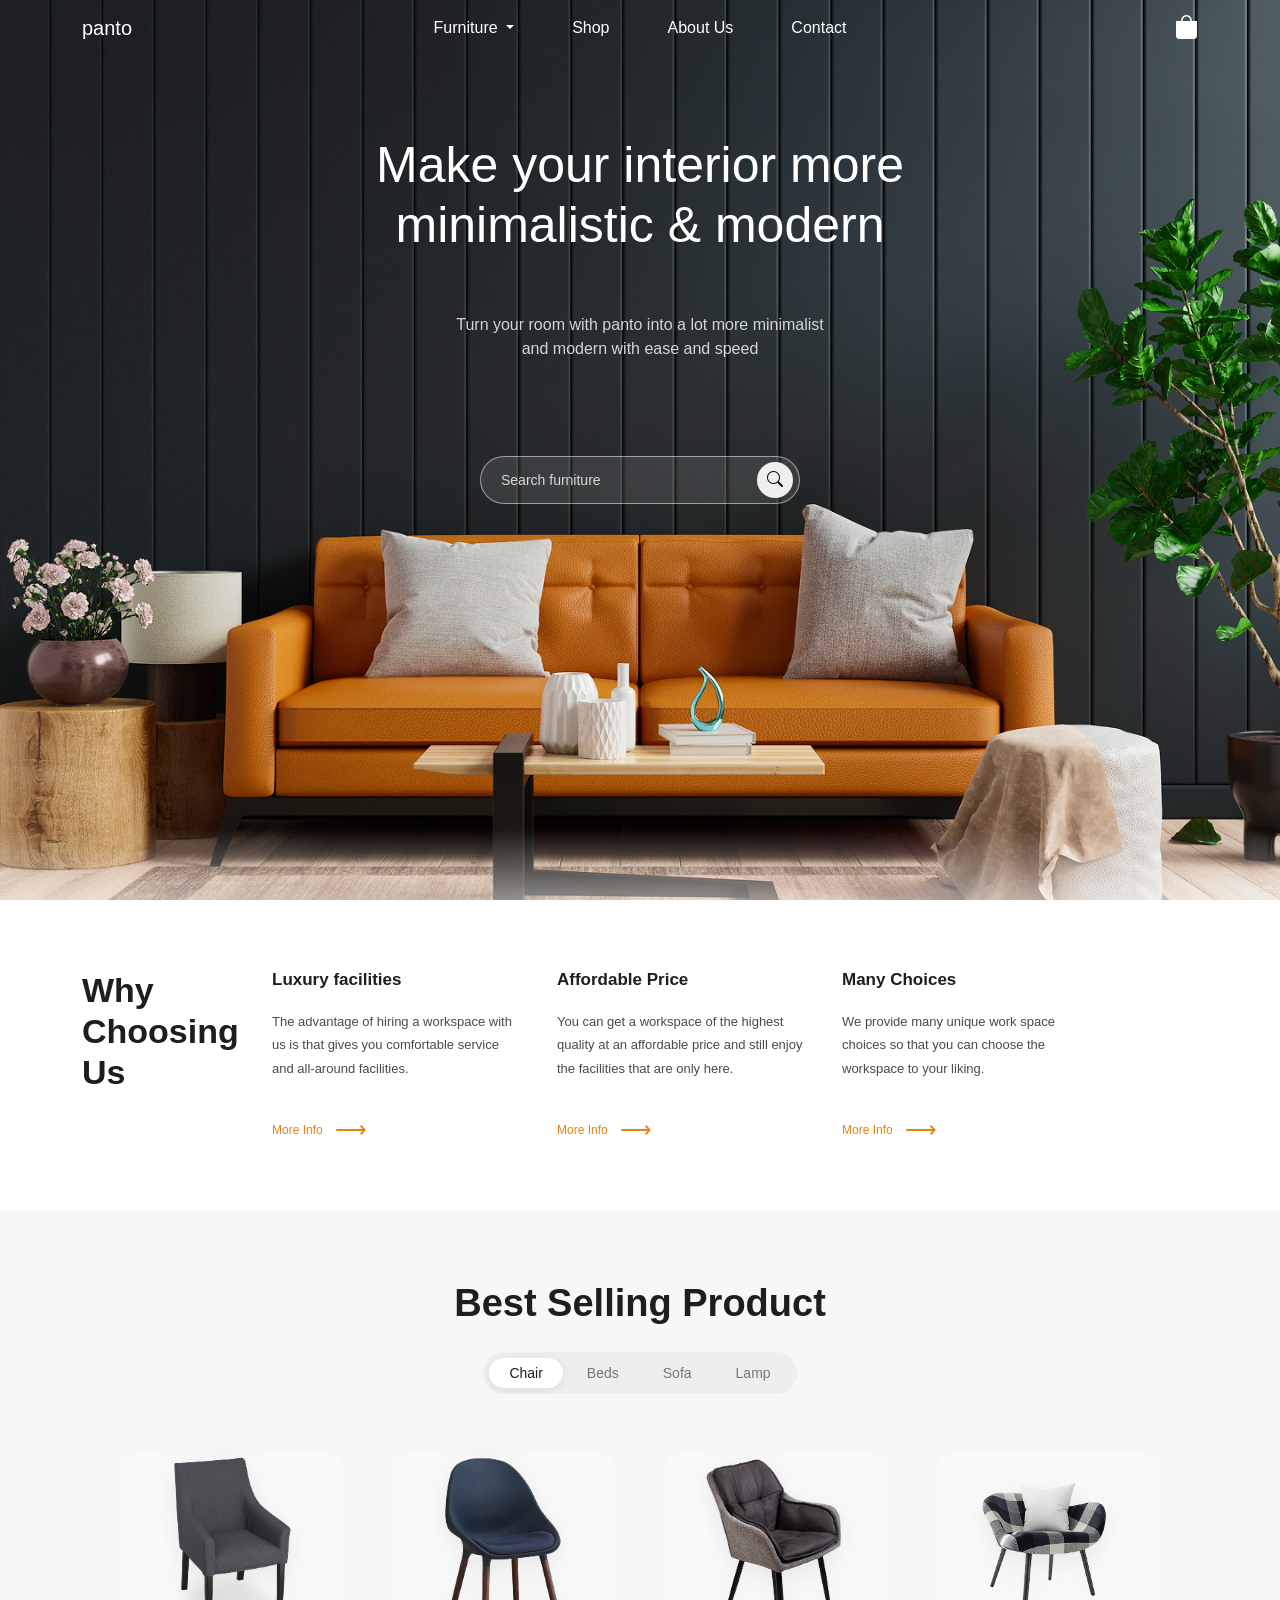
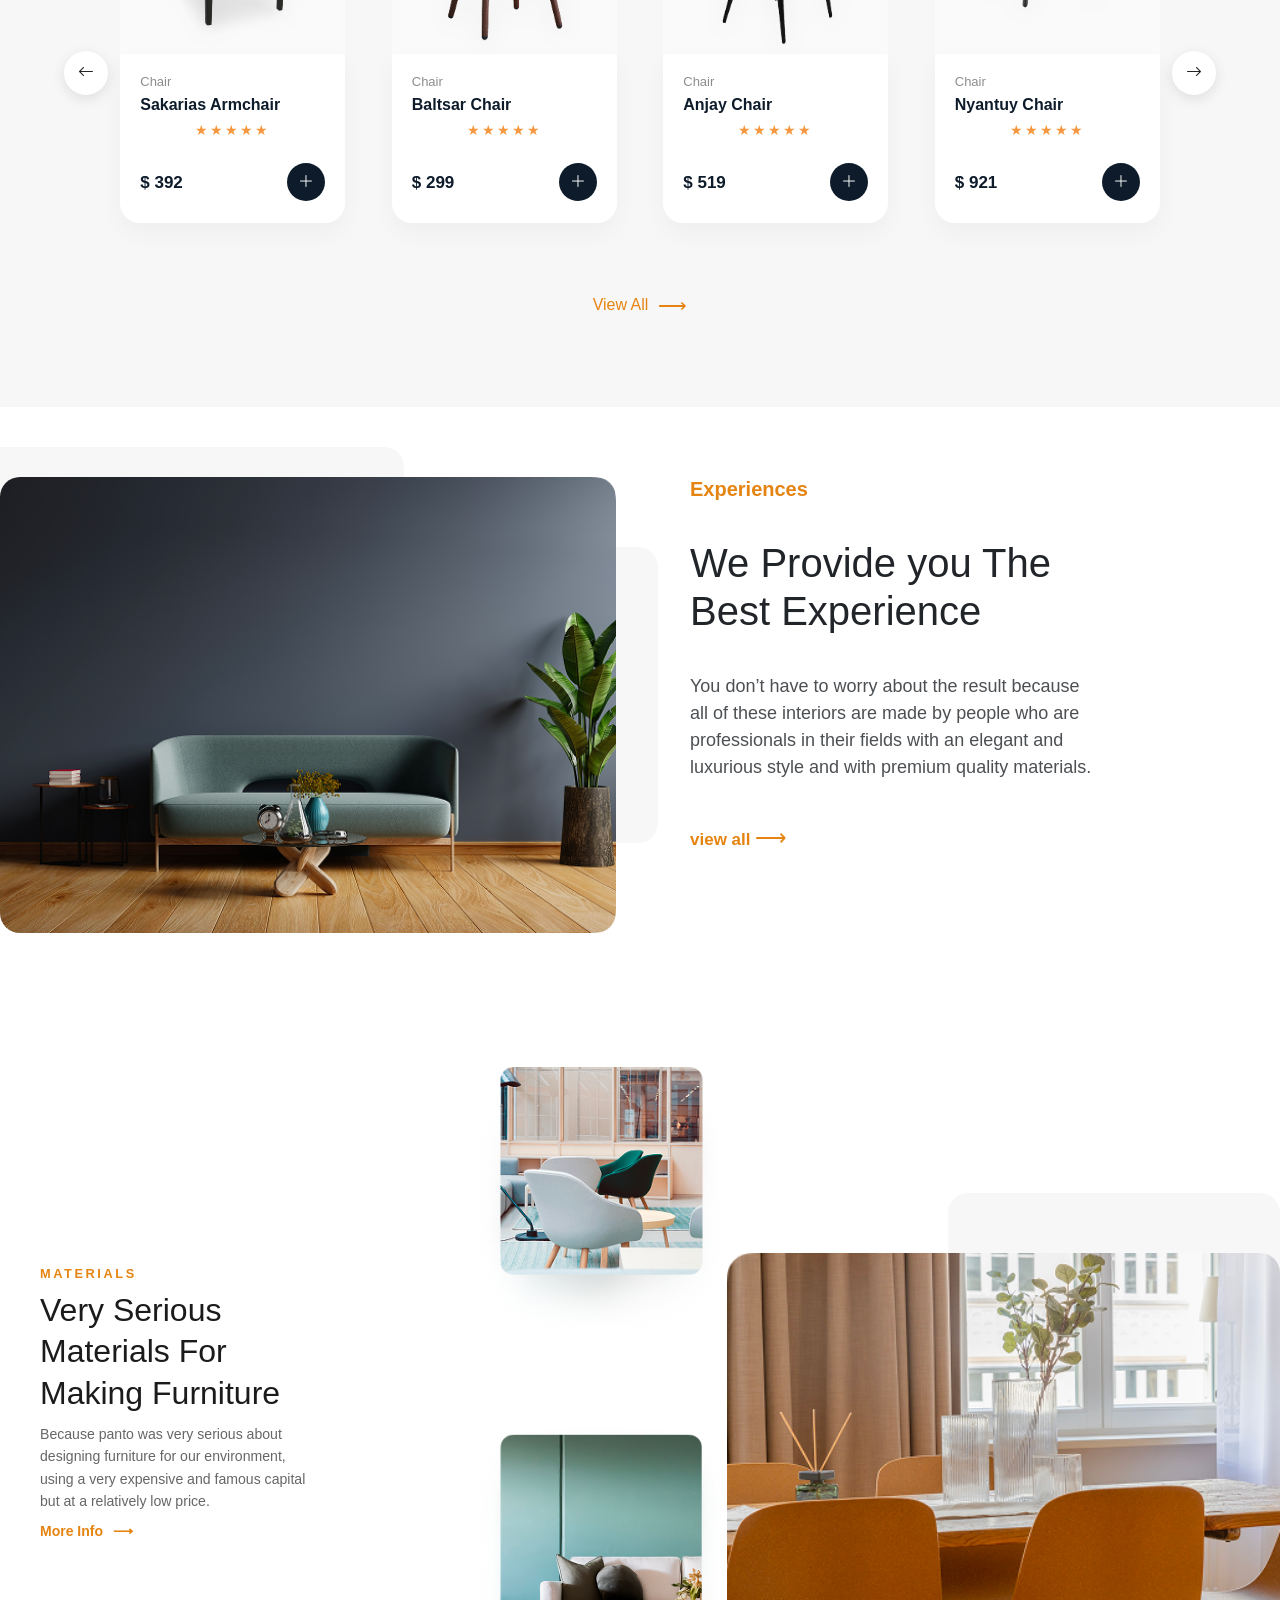
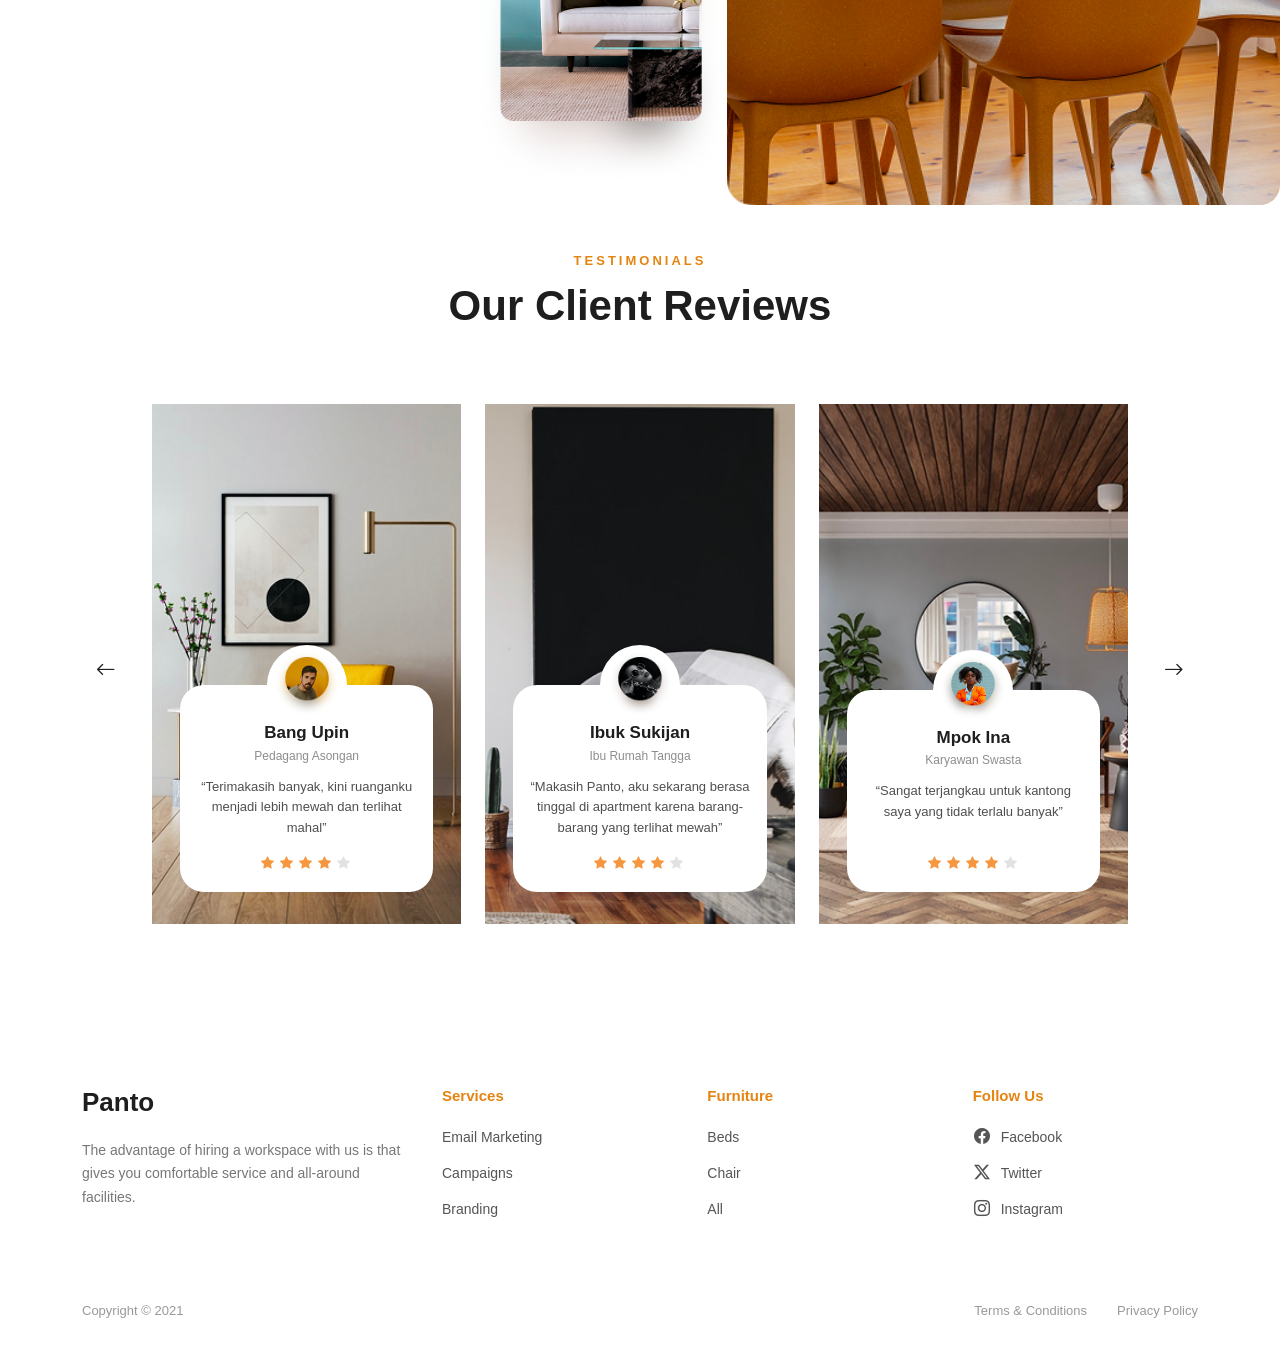
<file: index.html>
<!DOCTYPE html>
<html lang="en">
<head>
    <meta charset="UTF-8">
    <link href="https://cdn.jsdelivr.net/npm/bootstrap@5.3.8/dist/css/bootstrap.min.css" rel="stylesheet" integrity="sha384-sRIl4kxILFvY47J16cr9ZwB07vP4J8+LH7qKQnuqkuIAvNWLzeN8tE5YBujZqJLB" crossorigin="anonymous">
    <link rel="stylesheet" href="https://cdn.jsdelivr.net/npm/bootstrap-icons@1.13.1/font/bootstrap-icons.min.css">
    <link rel="stylesheet" href="style.css">
    <meta name="viewport" content="width=device-width, initial-scale=1.0">
    <title>panto furniture</title>
</head>
<body>
    <header>

<nav class="navbar navbar-expand-lg">
    <div class="container">

        <a class="navbar-brand" href="#">panto</a>

        <div class="navbar-actions">
            <a href="cart.html" class="cart-icon">
                <i class="bi bi-bag-fill"></i>
            </a>

            <button 
                class="navbar-toggler" 
                type="button" 
                data-bs-toggle="collapse" 
                data-bs-target="#navbarNav"
                aria-controls="navbarNav"
                aria-expanded="false"
                aria-label="Toggle navigation"
            >
                <span class="navbar-toggler-icon"></span>
            </button>
        </div>

        <div class="collapse navbar-collapse justify-content-center" id="navbarNav">
            <ul class="navbar-nav">
                <li class="nav-item dropdown">
                    <a class="nav-link dropdown-toggle" href="#furniture" data-bs-toggle="dropdown">
                        Furniture
                    </a>

                    <ul class="dropdown-menu">
                        <li><a class="dropdown-item" href="#furniture">Living Room</a></li>
                        <li><a class="dropdown-item" href="#furniture">Bedroom</a></li>
                        <li><a class="dropdown-item" href="#furniture">Dining Room</a></li>
                    </ul>
                </li>

                <li class="nav-item">
                    <a class="nav-link" href="#shop">Shop</a>
                </li>

                <li class="nav-item">
                    <a class="nav-link" href="#about">About Us</a>
                </li>

                <li class="nav-item">
                    <a class="nav-link" href="#contact">Contact</a>
                </li>
            </ul>
        </div>
        <a href="cart.html" class="cart-icon d-none d-lg-block">
            <i class="bi bi-bag-fill"></i>
        </a>
    </div>
</nav>

<div class="headline">
    <h1>
        Make your interior more
        <br>
        minimalistic & modern
    </h1>
    <p>
    Turn your room with panto into a lot more minimalist 
    <br>
    and modern with ease and speed 
</p>
</div>
<div class="search-box">
    <input 
        type="text" 
        placeholder="Search furniture"
    />

    <button type="button">
        <i class="bi bi-search"></i>
    </button>
</div>
    </header>
    
    <section class="why-us" id="about">
    <div class="container">
      <div class="row ">

        <!-- Main Title -->
        <div class="col-lg-2 col-md-12">
          <h2 class="why-title">
            Why  

            Choosing Us
          </h2>
        </div>

        <!-- Feature 1 -->
        <div class="col-lg-3 col-md-4 col-sm-12 feature">
          <h3 class="feature-title">Luxury facilities</h3>

          <p class="feature-text">
            The advantage of hiring a workspace with us is that gives you
            comfortable service and all-around facilities.
          </p>

          <a href="coming-soon.html" class="more-link">
            More Info
            <span style="color:#E58411;">⟶</span>
          </a>
        </div>

        <!-- Feature 2 -->
        <div class="col-lg-3 col-md-4 col-sm-12 feature">
          <h3 class="feature-title">Affordable Price</h3>

          <p class="feature-text">
            You can get a workspace of the highest quality at an affordable
            price and still enjoy the facilities that are only here.
          </p>

          <a href="coming-soon.html" class="more-link">
            More Info
           <span style="color:#E58411;">⟶</span>
          </a>
        </div>

        <!-- Feature 3 -->
        <div class="col-lg-3 col-md-4 col-sm-12 feature">
          <h3 class="feature-title">Many Choices</h3>

          <p class="feature-text">
            We provide many unique work space choices so that you can choose
            the workspace to your liking.
          </p>

          <a href="coming-soon.html" class="more-link">
            More Info
            <span style="color:#E58411;">⟶</span>
          </a>
        </div>

      </div>
    </div>
  </section>

<section class="product" id="shop">
      <div id="furniture"></div>
      <h2 class="category-title">Best Selling Product</h2>
<div class="category-tabs">
  <ul class="nav nav-pills" id="categoryTabs">
    <li class="nav-item">
      <button class="nav-link active" type="button">Chair</button>
    </li>

    <li class="nav-item">
      <button class="nav-link" type="button">Beds</button>
    </li>

    <li class="nav-item">
      <button class="nav-link" type="button">Sofa</button>
    </li>

    <li class="nav-item">
      <button class="nav-link" type="button">Lamp</button>
    </li>
  </ul>
</div>

  <div class="product-carousel-container">
    <div id="productsCarousel" class="carousel slide">

      <div class="carousel-inner">

        <div class="carousel-item active">
        <div class="row g-4">

          <div class="col-lg-3 col-md-6 col-6">
            <div class="product-card">
              <div class="product-img-box">
                <img src="images/chair1.png" class="img-fluid" alt="Sakarias Armchair">
              </div>
              <div class="product-info">
                <span class="product-cat">Chair</span>
                <h5>Sakarias Armchair</h5>
                <div class="product-rating">
                  <span class="stars">★★★★★</span>
                </div>
                <div class="d-flex justify-content-between align-items-center">
                  <strong>$ 392</strong>
                  <button class="add-btn"><i class="bi bi-plus-lg"></i></button>
                </div>
              </div>
            </div>
          </div>

          <div class="col-lg-3 col-md-6 col-6">
            <div class="product-card">
              <div class="product-img-box">
                <img src="images/chair4.png" class="img-fluid" alt="Baltsar Chair">
              </div>
              <div class="product-info">
                <span class="product-cat">Chair</span>
                <h5>Baltsar Chair</h5>
                <div class="product-rating">
                  <span class="stars">★★★★★</span>
                </div>
                <div class="d-flex justify-content-between align-items-center">
                  <strong>$ 299</strong>
                  <button class="add-btn"><i class="bi bi-plus-lg"></i></button>
                </div>
              </div>
            </div>
          </div>

          <div class="col-lg-3 col-md-6 col-6">
            <div class="product-card">
              <div class="product-img-box">
                <img src="images/chair2.png" class="img-fluid" alt="Anjay Chair">
              </div>
              <div class="product-info">
                <span class="product-cat">Chair</span>
                <h5>Anjay Chair</h5>
                <div class="product-rating">
                  <span class="stars">★★★★★</span>
                </div>
                <div class="d-flex justify-content-between align-items-center">
                  <strong>$ 519</strong>
                  <button class="add-btn"><i class="bi bi-plus-lg"></i></button>
                </div>
              </div>
            </div>
          </div>

          <div class="col-lg-3 col-md-6 col-6">
            <div class="product-card">
              <div class="product-img-box">
                <img src="images/chair3.png" class="img-fluid" alt="Nyantuy Chair">
              </div>
              <div class="product-info">
                <span class="product-cat">Chair</span>
                <h5>Nyantuy Chair</h5>
                <div class="product-rating">
                  <span class="stars">★★★★★</span>
                </div>
                <div class="d-flex justify-content-between align-items-center">
                  <strong>$ 921</strong>
                  <button class="add-btn"><i class="bi bi-plus-lg"></i></button>
                </div>
              </div>
            </div>
          </div>

        </div>
      </div>
      <div class="carousel-item">
        <div class="row g-4">

          <div class="col-lg-3 col-md-6 col-6">
            <div class="product-card">
              <div class="product-img-box">
                <img src="images/chair1.png" class="img-fluid" alt="Chair">
              </div>
              <div class="product-info">
                <span class="product-cat">Chair</span>
                <h5>Product Five</h5>
                <div class="product-rating">
                  <span class="stars">★★★★★</span>
                </div>
                <div class="d-flex justify-content-between align-items-center">
                  <strong>$ 260</strong>
                  <button class="add-btn"><i class="bi bi-plus-lg"></i></button>
                </div>
              </div>
            </div>
          </div>
          <div class="col-lg-3 col-md-6 col-6">
            <div class="product-card">
              <div class="product-img-box">
                <img src="images/chair2.png" class="img-fluid" alt="Chair">
              </div>
              <div class="product-info">
                <span class="product-cat">Chair</span>
                <h5>Respira</h5>
                <div class="product-rating">
                  <span class="stars">★★★★★</span>
                </div>
                <div class="d-flex justify-content-between align-items-center">
                  <strong>$ 220</strong>
                  <button class="add-btn"><i class="bi bi-plus-lg"></i></button>
                </div>
              </div>
            </div>
          </div>
          <div class="col-lg-3 col-md-6 col-6">
            <div class="product-card">
              <div class="product-img-box">
                <img src="images/chair3.png" class="img-fluid" alt="Chair">
              </div>
              <div class="product-info">
                <span class="product-cat">Chair</span>
                <h5>Respira</h5>
                <div class="product-rating">
                  <span class="stars">★★★★★</span>
                </div>
                <div class="d-flex justify-content-between align-items-center">
                  <strong>$ 220</strong>
                  <button class="add-btn"><i class="bi bi-plus-lg"></i></button>
                </div>
              </div>
            </div>
          </div>
          <div class="col-lg-3 col-md-6 col-6">
            <div class="product-card">
              <div class="product-img-box">
                <img src="images/chair4.png" class="img-fluid" alt="Chair">
              </div>
              <div class="product-info">
                <span class="product-cat">Chair</span>
                <h5>Respira</h5>
                <div class="product-rating">
                  <span class="stars">★★★★★</span>
                </div>
                <div class="d-flex justify-content-between align-items-center">
                  <strong>$ 220</strong>
                  <button class="add-btn"><i class="bi bi-plus-lg"></i></button>
                </div>
              </div>
            </div>
          </div>

        </div>
      </div>

      </div>

      <button
        class="carousel-control-prev custom-carousel-btn"
        type="button"
        data-bs-target="#productsCarousel"
        data-bs-slide="prev"
      >
        <i class="bi bi-arrow-left"></i>
        <span class="visually-hidden">Previous</span>
      </button>

      <button
        class="carousel-control-next custom-carousel-btn"
        type="button"
        data-bs-target="#productsCarousel"
        data-bs-slide="next"
      >
        <i class="bi bi-arrow-right"></i>
        <span class="visually-hidden">Next</span>
      </button>
      <a href="cart.html" class="view-all">
            View All
            <span style="color:#E58411;">⟶</span>
      </a>

    </div>
  </div>
</section>


<section class="experiences" id="experiences">
    <div class="row">
          <div class="image-wrapper">
      <img src="images/Rectangle 1446.png" alt="Interior design">
    </div>

      <div class="experiences-info">
        <h5 class="head-experiences">Experiences</h5>

        <h1>We Provide you The Best Experience</h1>

        <p style="font-size: 18px; opacity: 80%; line-height: 1.5; font-weight: 100;">
          You don’t have to worry about the result because all of these
          interiors are made by people who are professionals in their
          fields with an elegant and luxurious style and with premium
          quality materials.
        </p>

        <a href="cart.html" class="view-all-experiences">
          view all
          <span style="color: #E58411;">⟶</span>
        </a>

      </div>
    </div>
</section>

<section class="materials" id="materials">
    
        <div class="materials-row">
            
            <div class="materials-info">
                <h5 class="head-materials">MATERIALS</h5>
                <h2>Very Serious Materials For Making Furniture</h2>
                <p>
                    Because panto was very serious about designing furniture for our
                    environment, using a very expensive and famous capital but at a
                    relatively low price.
                </p>
                <a href="coming-soon.html" class="view-all-materials">
                    More Info <span>⟶</span>
                </a>
            </div>

            <div class="materials-images">
                <div class="img-small img-top">
                    <img src="images/Materials2.png" alt="Material 1">
                </div>
                <div class="img-small img-bottom">
                    <img src="images/Materials3.png" alt="Material 2">
                </div>
                <div class="img-large image-wrapper-ex">
                    <img src="images/Materials1.png" alt="Material 3">
                </div>
            </div>

        </div>
    
</section>

<section class="testimonials py-5" id="testimonials">
    <div class="container">
        
        
        <div class="text-center mb-5">
            <h5 class="head-testimonials">TESTIMONIALS</h5>
            <h2 class="fw-bold">Our Client Reviews</h2>
        </div>

        <!-- ===== Carousel ===== -->
        <div id="testimonialCarousel" class="carousel slide" data-bs-ride="carousel">
            <!-- الكروت -->
            <div class="carousel-inner">
                <div class="carousel-item active">
                    <div class="row g-4 justify-content-center">
                        
                        <div class="col-12 col-md-6 col-lg-4">
                            <div class="testimonial-card">
                                <div class="card-bg">
                                    <img src="images/big3.png" alt="Room 1">
                                </div>
                                <div class="card-content">
                                    <div class="avatar">
                                        <img src="images/s1.png" alt="Client 1">
                                    </div>
                                    <h4>Bang Upin</h4>
                                    <span class="job-title">Pedagang Asongan</span>
                                    <p class="review-text">
                                        “Terimakasih banyak, kini ruanganku menjadi lebih mewah dan terlihat mahal”
                                    </p>
                                    <div class="stars">
                                        <i class="bi bi-star-fill"></i>
                                        <i class="bi bi-star-fill"></i>
                                        <i class="bi bi-star-fill"></i>
                                        <i class="bi bi-star-fill"></i>
                                        <i class="bi bi-star-fill star-muted"></i>
                                    </div>
                                </div>
                            </div>
                        </div>

                        
                        <div class="col-12 col-md-6 col-lg-4">
                            <div class="testimonial-card">
                                <div class="card-bg">
                                    <img src="images/big2.png" alt="Room 2">
                                </div>
                                <div class="card-content">
                                    <div class="avatar">
                                        <img src="images/s2.png" alt="Client 2">
                                    </div>
                                    <h4>Ibuk Sukijan</h4>
                                    <span class="job-title">Ibu Rumah Tangga</span>
                                    <p class="review-text">
                                        “Makasih Panto, aku sekarang berasa tinggal di apartment karena barang-barang yang terlihat mewah”
                                    </p>
                                    <div class="stars">
                                        <i class="bi bi-star-fill"></i>
                                        <i class="bi bi-star-fill"></i>
                                        <i class="bi bi-star-fill"></i>
                                        <i class="bi bi-star-fill"></i>
                                        <i class="bi bi-star-fill star-muted"></i>
                                    </div>
                                </div>
                            </div>
                        </div>

                        
                        <div class="col-12 col-md-6 col-lg-4">
                            <div class="testimonial-card">
                                <div class="card-bg">
                                    <img src="images/big1.png" alt="Room 3">
                                </div>
                                <div class="card-content">
                                    <div class="avatar">
                                        <img src="images/s3.png" alt="Client 3">
                                    </div>
                                    <h4>Mpok Ina</h4>
                                    <span class="job-title">Karyawan Swasta</span>
                                    <p class="review-text">
                                        “Sangat terjangkau untuk kantong saya yang tidak terlalu banyak”
                                    </p>
                                    <div class="stars">
                                        <i class="bi bi-star-fill"></i>
                                        <i class="bi bi-star-fill"></i>
                                        <i class="bi bi-star-fill"></i>
                                        <i class="bi bi-star-fill"></i>
                                        <i class="bi bi-star-fill star-muted"></i>
                                    </div>
                                </div>
                            </div>
                        </div>

                    </div>
                </div>

                <div class="carousel-item">
                    <div class="row g-4 justify-content-center">
                        
                        <div class="col-12 col-md-6 col-lg-4">
                            <div class="testimonial-card">
                                <div class="card-bg">
                                    <img src="images/big3.png" alt="Room 4">
                                </div>
                                <div class="card-content">
                                    <div class="avatar">
                                        <img src="images/s1.png" alt="Client 4">
                                    </div>
                                    <h4>Andi Wijaya</h4>
                                    <span class="job-title">Karyawan Swasta</span>
                                    <p class="review-text">
                                        “Pelayanan sangat memuaskan, hasilnya melebihi ekspektasi saya”
                                    </p>
                                    <div class="stars">
                                        <i class="bi bi-star-fill"></i>
                                        <i class="bi bi-star-fill"></i>
                                        <i class="bi bi-star-fill"></i>
                                        <i class="bi bi-star-fill"></i>
                                        <i class="bi bi-star-fill"></i>
                                    </div>
                                </div>
                            </div>
                        </div>

                        <div class="col-12 col-md-6 col-lg-4">
                            <div class="testimonial-card">
                                <div class="card-bg">
                                    <img src="images/big2.png" alt="Room 5">
                                </div>
                                <div class="card-content">
                                    <div class="avatar">
                                        <img src="images/s2.png" alt="Client 5">
                                    </div>
                                    <h4>Siti Aminah</h4>
                                    <span class="job-title">Ibu Rumah Tangga</span>
                                    <p class="review-text">
                                        “Desainnya modern dan harganya sangat terjangkau”
                                    </p>
                                    <div class="stars">
                                        <i class="bi bi-star-fill"></i>
                                        <i class="bi bi-star-fill"></i>
                                        <i class="bi bi-star-fill"></i>
                                        <i class="bi bi-star-fill"></i>
                                        <i class="bi bi-star-fill star-muted"></i>
                                    </div>
                                </div>
                            </div>
                        </div>

                        <div class="col-12 col-md-6 col-lg-4">
                            <div class="testimonial-card">
                                <div class="card-bg">
                                    <img src="images/big1.png" alt="Room 6">
                                </div>
                                <div class="card-content">
                                    <div class="avatar">
                                        <img src="images/s3.png" alt="Client 6">
                                    </div>
                                    <h4>Budi Santoso</h4>
                                    <span class="job-title">Pengusaha</span>
                                    <p class="review-text">
                                        “Kualitas material sangat bagus, saya sangat puas”
                                    </p>
                                    <div class="stars">
                                        <i class="bi bi-star-fill"></i>
                                        <i class="bi bi-star-fill"></i>
                                        <i class="bi bi-star-fill"></i>
                                        <i class="bi bi-star-fill"></i>
                                        <i class="bi bi-star-fill"></i>
                                    </div>
                                </div>
                            </div>
                        </div>

                    </div>
                </div>

            </div>

            
            <button class="carousel-control-prev" type="button" data-bs-target="#testimonialCarousel" data-bs-slide="prev">
                <i class="bi bi-arrow-left"></i>
            </button>
            <button class="carousel-control-next" type="button" data-bs-target="#testimonialCarousel" data-bs-slide="next">
                <i class="bi bi-arrow-right"></i>
            </button>

        </div>
    </div>
</section>

<footer class="footer" id="contact">
    <div class="container">
        
        <div class="footer-top">
            
            <div class="footer-col brand-col">
                <h3 class="footer-logo">Panto</h3>
                <p class="footer-desc">
                    The advantage of hiring a workspace with us is that gives you comfortable service and all-around facilities.
                </p>
            </div>

            <div class="footer-col">
                <h5 class="footer-title">Services</h5>
                <ul class="footer-links">
                    <li><a href="coming-soon.html">Email Marketing</a></li>
                    <li><a href="coming-soon.html">Campaigns</a></li>
                    <li><a href="coming-soon.html">Branding</a></li>
                </ul>
            </div>

            <div class="footer-col">
                <h5 class="footer-title">Furniture</h5>
                <ul class="footer-links">
                    <li><a href="#furniture">Beds</a></li>
                    <li><a href="#furniture">Chair</a></li>
                    <li><a href="#shop">All</a></li>
                </ul>
            </div>

            <div class="footer-col">
                <h5 class="footer-title">Follow Us</h5>
                <ul class="footer-social">
                    <li>
                        <a href="https://facebook.com" target="_blank" rel="noopener noreferrer">
                            <i class="bi bi-facebook"></i> Facebook
                        </a>
                    </li>
                    <li>
                        <a href="https://twitter.com" target="_blank" rel="noopener noreferrer">
                            <i class="bi bi-twitter-x"></i> Twitter
                        </a>
                    </li>
                    <li>
                        <a href="https://instagram.com" target="_blank" rel="noopener noreferrer">
                            <i class="bi bi-instagram"></i> Instagram
                        </a>
                    </li>
                </ul>
            </div>

        </div>

        <div class="footer-bottom">
            <p class="copyright">Copyright © 2021</p>
            <div class="footer-bottom-links">
                <a href="coming-soon.html">Terms & Conditions</a>
                <a href="coming-soon.html">Privacy Policy</a>
            </div>
        </div>

    </div>
</footer>


   <script src="https://cdn.jsdelivr.net/npm/bootstrap@5.3.8/dist/js/bootstrap.bundle.min.js"></script>
   <script src="main.js"></script>
</body>
</html>
</file>
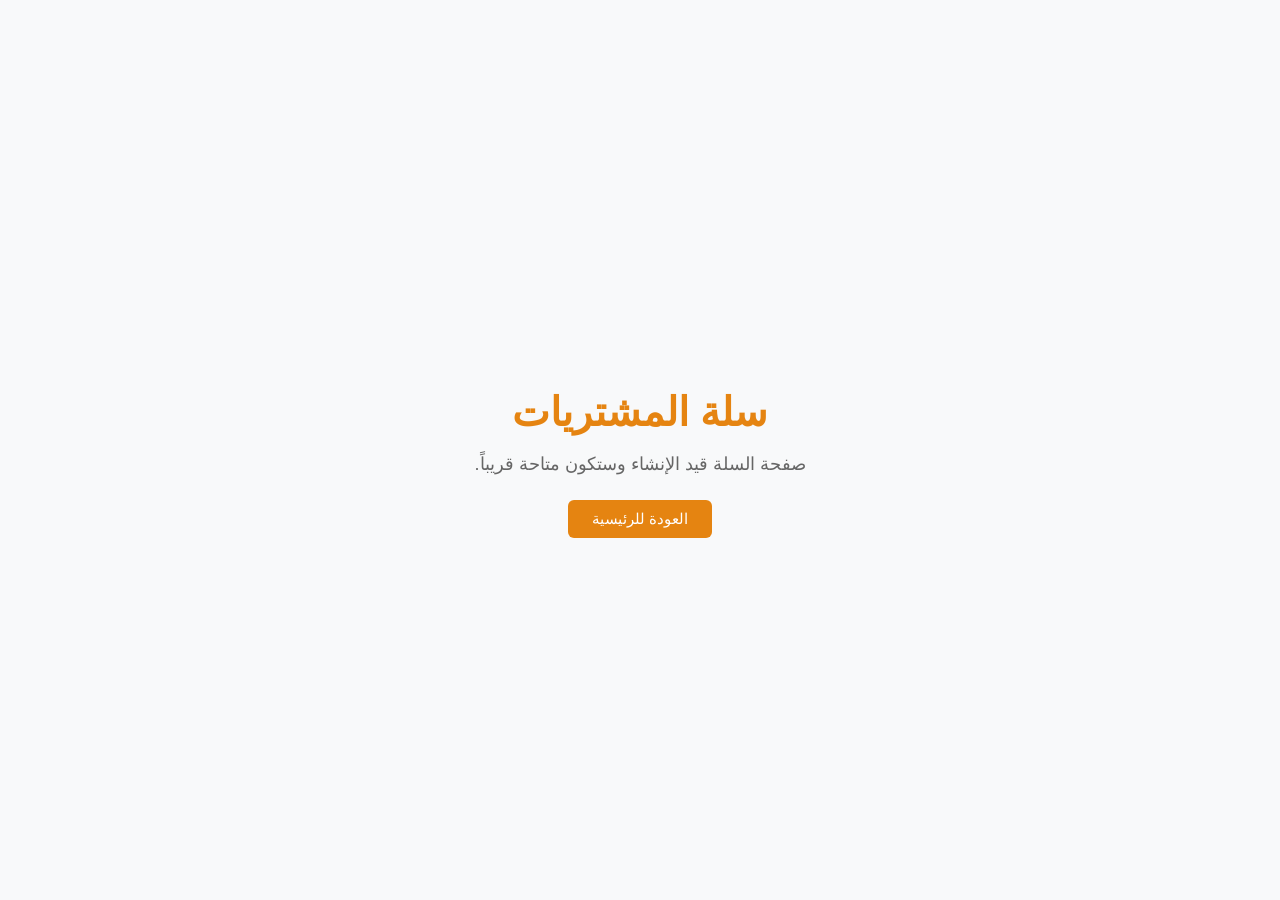
<file: cart.html>
<!DOCTYPE html>
<html lang="ar" dir="rtl">
<head>
    <meta charset="UTF-8">
    <meta name="viewport" content="width=device-width, initial-scale=1.0">
    <title>سلة المشتريات - قريباً</title>
    <style>
        body {
            margin: 0;
            padding: 0;
            height: 100vh;
            display: flex;
            align-items: center;
            justify-content: center;
            font-family: Arial, sans-serif;
            background-color: #f8f9fa;
            color: #333;
        }
        .box {
            text-align: center;
            padding: 20px;
        }
        h1 {
            font-size: 40px;
            margin-bottom: 10px;
            color: #E58411;
        }
        p {
            font-size: 18px;
            color: #666;
            margin-bottom: 25px;
        }
        a {
            display: inline-block;
            text-decoration: none;
            color: #fff;
            background-color: #E58411;
            padding: 10px 24px;
            border-radius: 6px;
            font-size: 15px;
        }
        a:hover {
            background-color: #cf740d;
        }
    </style>
</head>
<body>

    <div class="box">
        <h1>سلة المشتريات</h1>
        <p>صفحة السلة قيد الإنشاء وستكون متاحة قريباً.</p>
        <a href="index.html">العودة للرئيسية</a>
    </div>

</body>
</html>
</file>
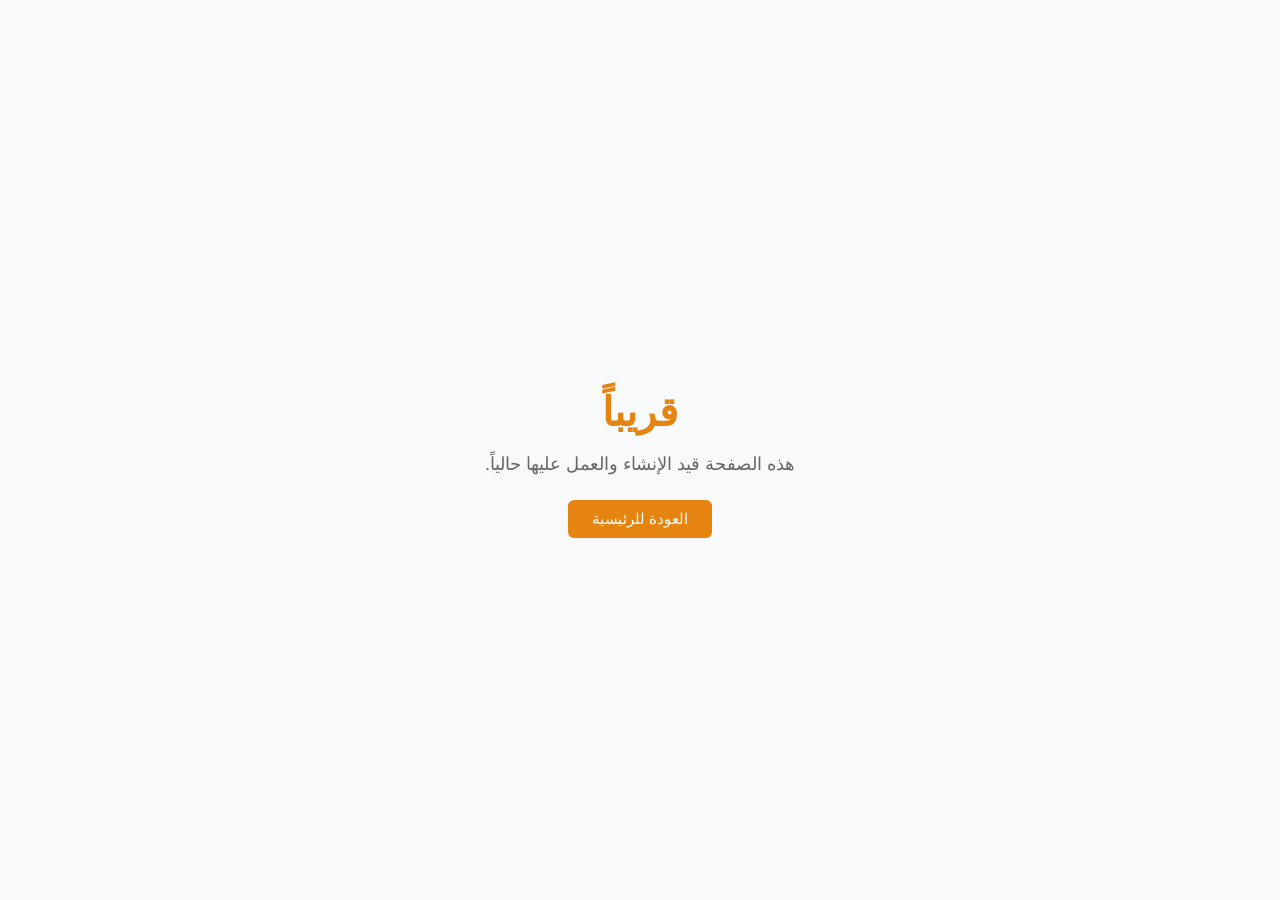
<file: coming-soon.html>
<!DOCTYPE html>
<html lang="ar" dir="rtl">
<head>
    <meta charset="UTF-8">
    <meta name="viewport" content="width=device-width, initial-scale=1.0">
    <title>قريباً</title>
    <style>
        body {
            margin: 0;
            padding: 0;
            height: 100vh;
            display: flex;
            align-items: center;
            justify-content: center;
            font-family: Arial, sans-serif;
            background-color: #f8f9fa;
            color: #333;
        }
        .box {
            text-align: center;
            padding: 20px;
        }
        h1 {
            font-size: 40px;
            margin-bottom: 10px;
            color: #E58411;
        }
        p {
            font-size: 18px;
            color: #666;
            margin-bottom: 25px;
        }
        a {
            display: inline-block;
            text-decoration: none;
            color: #fff;
            background-color: #E58411;
            padding: 10px 24px;
            border-radius: 6px;
            font-size: 15px;
        }
        a:hover {
            background-color: #cf740d;
        }
    </style>
</head>
<body>

    <div class="box">
        <h1>قريباً</h1>
        <p>هذه الصفحة قيد الإنشاء والعمل عليها حالياً.</p>
        <a href="index.html">العودة للرئيسية</a>
    </div>

</body>
</html>
</file>
<file: style.css>
*, *::before, *::after { box-sizing: border-box; }
html, body { max-width: 100%; overflow-x: hidden; }
html { scroll-behavior: smooth; }
body { background-color: #fff; font-family: 'Gilroy', Arial, sans-serif; margin: 0; padding: 0;  box-sizing: border-box;
}

header{
    background-image: url("./images/Rectangle 1441.png");
     background-size: cover;
    min-height: 100vh ;
}
.navbar .nav-link,
.navbar .navbar-brand {
    color: white;
}
    .navbar-expand-lg .navbar-nav .nav-link {
        padding-right: 50px;
    }

.navbar-actions {
    display: flex;
    align-items: center;
    gap: 15px;
}
.navbar-toggler {
    border-color: rgba(255, 255, 255, 0.5);
    background-color: white;
}


.navbar-nav .nav-link.active, .navbar-nav .nav-link.show {
    color: #E58411;
}

.cart-icon {
    color: white;
    font-size: 24px;
    text-decoration: none;
    cursor: pointer;
}

@media (min-width: 992px) {
    .navbar-actions .cart-icon {
        display: none ;
    }
}

@media (max-width: 991px) {
    .navbar-expand-lg .navbar-nav .nav-link {
        padding: 10px 15px;
        color: white;
    }

    .navbar-collapse {
        background:#E58411;
        border-radius: 16px;
        padding: 20px;
        margin-top: 15px;
    }

    .navbar-nav {
        text-align: center;
        gap: 8px;
    }

    .navbar-nav .dropdown-menu {
        background: rgba(255, 255, 255, 0.1);
        border: 1px solid rgba(255, 255, 255, 0.15);
        border-radius: 10px;
        text-align: center;
    }

    .navbar-nav .dropdown-item {
        color: white;
    }

    .navbar-nav .dropdown-item:hover {
        background-color: rgba(255, 255, 255, 0.2);
        color: #E58411;
    }
}
.headline {
    height: 400px;
    display: flex;
    justify-content: center;
    align-items: center;
    flex-direction: column;
}

.headline h1 {
    color: #FFFFFF ;
    text-align: center;
    font-size: 50px;
}

.headline p{
    color: #FFFFFF;
    opacity: 80%;
    font-weight: 100;
    stroke: black;
    stroke-width: 80%;
    margin-top: 50px;
    text-align: center;
}
.search-box {
    width: 320px;
    height: 48px;
    margin: 0 auto;
    display: flex;
    align-items: center;

    border: 1px solid rgba(255, 255, 255, 0.5);
    border-radius: 24px;

    background: rgba(255, 255, 255, 0.1);

    padding: 0 6px 0 18px;
}

.search-box input {
    flex: 1;

    border: none;
    outline: none;

    background: transparent;

    color: white;
    font-size: 14px;
}

.search-box input::placeholder {
    color: rgba(255, 255, 255, 0.8);
}

.search-box button {
    width: 36px;
    height: 36px;

    border: none;
    border-radius: 50%;

    color: rgb(10, 9, 9);

    display: flex;
    align-items: center;
    justify-content: center;

    cursor: pointer;
}
@media (max-width: 480px) {
    .headline h1 {
        font-size: 25px;
    }

    .headline p {
        font-size: 13px;
        font-weight: 400;
    }
}
 

    .why-us {
      padding: 70px 0;
       
    }
  
    .why-title {
      font-size: 34px;
      font-weight: 700;
      line-height: 1.2;
      color: #1E1E1E;
    }

    .feature-title {
      font-size: 17px;
      font-weight: 700;
      color: #1E1E1E;
      margin-bottom: 10px;
      height: 30px;
      width: 178px;
    }

    .feature-text {
      font-size: 13px;
      font-weight: 100;
      line-height: 1.8;
      color: #1E1E1E;
      max-width: 250px;
      min-height: 90px;
      margin-bottom: 17px;
      opacity: 80%;
    }

    .more-link {
      color: #E58411;
      text-decoration: none;
      font-size: 12px;
      display: inline-flex;
      align-items: center;
      gap: 12px;
      transition: 0.3s ease;
    }

    .more-link span {
      font-size: 22px;
      line-height: 0;
      font-weight: 300;
    }

    .more-link:hover {
      color: #1111e5;
      gap: 16px;
    }

    @media (max-width: 767px ) {
      .why-us {
        padding: 45px 20px;
      }

      .why-title {
        font-size: 30px;
        margin-bottom: 35px;
      }

      .feature {
        margin-bottom: 35px;
      }

      .feature-text {
        max-width: 100%;
      }
    }

    .product {
  display: flex;
  justify-content: center;
  flex-direction: column;
  background-color: #f7f7f7;
  padding: 70px 0 90px;
}

.product-carousel-container {
  width: 100%;
  max-width: 90%;
  margin: 0 auto;
  position: relative;
}

#productsCarousel {
  position: relative;
}

.carousel-item-next, .carousel-item-prev, .carousel-item.active {
  padding: 25px 45px 35px;
  background-color: transparent;
}

.product .category-title {
  text-align: center;
  font-weight: 700;
  margin: 0 0 25px 0;
  font-size: 38px;
  color: #1E1E1E;
}

.category-tabs {
  display: inline-block;
  background-color: #eeeeee;
  padding: 6px;
  border-radius: 50px;
  margin: 0 auto 35px auto;
}

.category-tabs .nav {
  gap: 4px;
}

.category-tabs .nav-link {
  border: 0;
  border-radius: 50px;
  background: transparent;
  color: #777;
  font-size: 14px;
  font-weight: 400;
  padding: 8px 20px;
  line-height: 1;
  transition: all 0.3s ease;
}

.category-tabs .nav-link:hover {
  color: #333;
}

.category-tabs .nav-link.active {
  background-color: #fff;
  color: #1E1E1E;
  box-shadow: 0 2px 8px rgba(0, 0, 0, 0.08);
}

.product-card {
  height: 100%;
  padding: 0;
  max-width: 225px;
  margin: 0 auto;
  display: flex;
  flex-direction: column;
  position: relative;
  background-color: transparent;
}

.product-img-box {
  width: 100%;
  height: 200px;
  background-color: #FAFAFA;
  border-top-left-radius: 20px;
  border-top-right-radius: 20px;
  display: flex;
  align-items: flex-end;
  justify-content: center;
  position: relative;
  padding-bottom: 10px;
}

.product-img-box img {
  width: auto;
  max-width: 88%;
  height: 190px;
  object-fit: contain;
  margin-top: -35px; 
  transition: transform 0.3s ease;
  filter: drop-shadow(0 6px 12px rgba(0, 0, 0, 0.08));
}

.product-card:hover .product-img-box img {
  transform: translateY(-8px);
}

.product-info {
  width: 100%;
  background-color: #ffffff;
  border-bottom-left-radius: 20px;
  border-bottom-right-radius: 20px;
  padding: 18px 20px 22px;
  box-shadow: 0 10px 25px rgba(0, 0, 0, 0.04);
  display: flex;
  flex-direction: column;
  position: relative;
}

.product-cat {
  font-size: 13px;
  color: #8D8D8D;
  margin-bottom: 4px;
  display: block;
  font-weight: 400;
}

.product-info h5 {
  font-size: 16px;
  font-weight: 700;
  color: #0D1B2A;
  margin-bottom: 6px;
  white-space: nowrap;
  overflow: hidden;
  text-overflow: ellipsis;
}

.product-info .product-rating {
  margin-bottom: 22px;
}

.product-info strong {
  font-size: 17px;
  font-weight: 700;
  color: #0D1B2A;
}

.add-btn {
  width: 38px;
  height: 38px;
  border: 0;
  border-radius: 50%;
  background-color: #0D1B2A;
  color: white;
  font-size: 16px;
  display: flex;
  align-items: center;
  justify-content: center;
  cursor: pointer;
  transition: all 0.2s ease;
}

.add-btn:hover {
  background-color: #E58411;
  transform: scale(1.06);
}

.stars {
  color: #f5a623;
  font-size: 13px;
  letter-spacing: 2px;
}

.custom-carousel-btn {
  top: 50%;
  transform: translateY(-50%);
  bottom: auto;
  width: 44px;
  height: 44px;
  background-color: #ffffff;
  border-radius: 50%;
  opacity: 1;
  box-shadow: 0 4px 14px rgba(0, 0, 0, 0.1);
  display: flex;
  align-items: center;
  justify-content: center;
  z-index: 10;
  border: none;
  color: #1E1E1E;
  font-size: 16px;
}

.custom-carousel-btn:hover {
  background-color: #ffffff;
  box-shadow: 0 6px 18px rgba(0, 0, 0, 0.16);
  opacity: 1;
  color: #000;
}

.custom-arrow {
  color: #111;
  font-size: 30px;
  font-weight: 300;
  line-height: 1;
}
@media (max-width: 991px) {
  .product {
    padding: 50px 0 70px;
  }

  .product-carousel-container {
    padding: 0 25px;
  }

  .carousel-item-next, .carousel-item-prev, .carousel-item.active {
    padding: 15px 30px 25px;
  }

  .product-card {
    max-width: 100%;
  }

  .product-img-box {
    height: 175px;
  }

  .product-img-box img {
    height: 160px;
    margin-top: -25px;
  }

  .product-info {
    padding: 16px 14px 18px;
  }

  .product-info h5 {
    font-size: 14px;
  }

  .product-info strong {
    font-size: 15px;
  }

  .add-btn {
    width: 34px;
    height: 34px;
    font-size: 14px;
  }
}

@media (max-width: 767px) {
  .product {
    padding: 40px 0 60px;
  }

  .product .category-title {
    font-size: 26px;
    margin: 0 0 18px 0;
  }

  .category-tabs {
    margin: 0 auto 25px auto;
    padding: 4px;
    max-width: 95%;
  }

  .category-tabs .nav-link {
    padding: 6px 14px;
    font-size: 12px;
  }

  .product-carousel-container {
    padding: 0 10px;
  }

  .carousel-item-next, .carousel-item-prev, .carousel-item.active {
    padding: 15px 15px 25px;
  }

  .product-card {
    max-width: 100%;
  }

  .product-img-box {
    height: 140px;
    border-top-left-radius: 16px;
    border-top-right-radius: 16px;
  }

  .product-img-box img {
    height: 130px;
    margin-top: -20px;
  }

  .product-info {
    padding: 12px 10px 14px;
    border-bottom-left-radius: 16px;
    border-bottom-right-radius: 16px;
  }

  .product-cat {
    font-size: 11px;
    margin-bottom: 2px;
  }

  .product-info h5 {
    font-size: 13px;
    margin-bottom: 3px;
  }

  .product-info .product-rating {
    margin-bottom: 12px;
  }

  .product-info .stars {
    font-size: 10px;
    letter-spacing: 1px;
  }

  .product-info strong {
    font-size: 13px;
  }

  .add-btn {
    width: 30px;
    height: 30px;
    font-size: 13px;
  }

  .custom-carousel-btn {
    width: 36px;
    height: 36px;
    font-size: 14px;
  }

  .custom-carousel-btn.carousel-control-prev {
    left: -5px;
  }

  .custom-carousel-btn.carousel-control-next {
    right: -5px;
  }

  .view-all {
    margin-top: 25px;
    font-size: 15px;
  }
}

@media (max-width: 480px) {
  .product-img-box {
    height: 125px;
  }

  .product-img-box img {
    height: 115px;
    margin-top: -15px;
  }

  .product-info h5 {
    font-size: 12px;
  }

  .product-info strong {
    font-size: 12px;
  }

  .add-btn {
    width: 26px;
    height: 26px;
    font-size: 12px;
  }
}


.view-all {
  color: #E58411;
  text-decoration: none;
  font-size: 16px;
  font-weight: 500;
  align-items: center;
  transition: 0.3s ease;
  display: flex;
  justify-content: center;
  margin-top: 35px;
  gap: 10px;
}
.view-all span {
  font-size: 20px;
  line-height: 0;
  font-weight: 300;
}

    .view-all:hover {
      color: #1111e5;
      gap: 16px;
    }
    
.experiences{
    padding: 70px 0;
}
.experiences .row {
    display: flex;
    flex-direction: row;
    gap: 50px;
    max-width: 100%;
}

.experiences-info {
    display: flex;
    flex-direction: column;
    flex: 1;
    max-width: 430px;
  gap: 30px;
  font-weight: bold;
}

.view-all-experiences{
  
 color: #E58411;
      text-decoration: none;
      font-size: 17px;
      transition: 0.3s ease;
}
.view-all-experiences span {
      font-size: 22px;
      line-height: 0;
      font-weight: 300;
    }

    .view-all-experiences:hover {
      color: #1111e5;
      gap: 16px;
    }
.head-experiences{
       color: #E58411;
       font-weight: 600;
}
.image-wrapper {
    position: relative;
    width: 50%;
    z-index: 1;
}

.image-wrapper img {
    width: 100%; 
    height: auto;
    object-fit: cover;
    border-radius: 20px; 
    position: relative;
    z-index: 2; 
    display: block;
}


.image-wrapper::before {
      content: "";
    position: absolute;
    top: -30px;
    width: 100%;
    height: 100%;
    background-color: #F7F7F7;
    border-radius: 20px;
    z-index: 0;
    right: 35%;
}

.image-wrapper::after {
     content: "";
    position: absolute;
    top: 70px;
    right: -30px;
    width: 60%;
    height: 65%;
    background-color: #F7F7F7;
    border-radius: 20px;
    z-index: -1;
}
@media (max-width: 767px){
    .experiences {
        padding: 45px 20px;
    }

    .experiences .row {
        flex-direction: column;
        gap: 30px;
        margin: 0;
    }

    .image-wrapper {
        width: 100%;
        max-width: 100%;
    }

    .experiences-info {
        max-width: 100%;
        padding: 0 10px;
        gap: 20px;
    }

    .experiences-info h1 {
        font-size: 28px;
    }

    .image-wrapper::before {
      content: "";
    position: absolute;
    top: -30px;
    width: 50%;
    height: 20%;
    background-color: #F7F7F7;
    border-radius: 20px;
    z-index: 0;
    right: 35%;
}

.image-wrapper::after {
     content: "";
    position: absolute;
    top: 40px;
    right: -30px;
    width: 50%;
    height: 20%;
    background-color: #F7F7F7;
    border-radius: 20px;
    z-index: -1;
}
}

.materials-row {
    display: flex;
    align-items: center;
    gap: 10%;
}

/* Text */

.materials-info {
    flex: 0.5;
    display: flex;
    flex-direction: column;
    align-items: flex-start;
    gap: 20%;
    padding: 40px;
}

.head-materials {
    color: #E58411;
    font-size: 0.8rem;
    font-weight: 600;
    letter-spacing: 0.2em;
    margin: 0 0 3%;
}

.materials-info h2 {
    font-size: clamp(1.5rem, 2.5vw, 2.25rem);
    line-height: 1.3;
    margin: 0;
    color: #1B1B1B;
}

.materials-info p {
    font-size: clamp(0.875rem, 1.1vw, 1rem);
    color: #666;
    line-height: 1.6;
    margin: 3% 0;
}

.view-all-materials {
    display: inline-flex;
    align-items: center;
    gap: 0.625rem;
    color: #E58411;
    text-decoration: none;
    font-weight: 600;
    font-size: 0.875rem;
    transition: color 0.3s ease, gap 0.3s ease;
}

.view-all-materials:hover {
    color: #1111e5;
    gap: 1rem;
}


.materials-images {
    flex: 1.5;
    display: grid;
    grid-template-columns: 30% 1fr;
    grid-template-rows: 1fr 1fr;
     column-gap: 10px;
    position: relative;
}


.img-small {
    height: 250px;
width: 250px;
   min-height: 100%;
   min-width: 100%;
}

.img-top {
    grid-column: 1;
    grid-row: 1;
}

.img-bottom {
    grid-column: 1;
    grid-row: 2;
}

.img-large {
    grid-column: 2;
    grid-row: 1 / 3;
margin-top: 250px;
    height: 60%;

    position: relative;
    z-index: 1;

}


.img-small img,
.img-large img {
    display: block;
    width: 100%;
    height: 100%;

    object-fit: contain;
    object-position: center;
}


.image-wrapper-ex img {
    width: 100%; 
    height: auto;
    object-fit: cover;
    border-radius: 20px; 
    position: relative;
    z-index: 2; 
    display: block;
}


.image-wrapper-ex::before {
      content: "";
    position: absolute;
    top: -60px;
    width: 60%;
    height: 50%;
    background-color: #F7F7F7;
    border-radius: 20px;
    z-index: 0;
    left: 40%;
}

@media (max-width: 768px) {
    .materials {
        padding: 50px 20px;
        overflow: hidden;
    }

    .materials-row {
        flex-direction: column;
        gap: 2.5rem;
    }

    .materials-info {
        width: 100%;
        padding: 0 10px;
        gap: 15px;
    }

    .materials-info h2 {
        font-size: 1.8rem;
    }

    .materials-images {
        width: 100%;
        max-width: 500px;
        margin: 0 auto;
        flex: none;
        display: grid;
        grid-template-columns: 45% 50%;
        grid-template-rows: auto auto;
        column-gap: 15px;
        row-gap: 15px;
        aspect-ratio: auto;
    }

    .img-small {
        width: 100%;
        height: auto;
        min-height: unset;
        min-width: unset;
    }

    .img-small img {
        width: 100%;
        height: auto;
        border-radius: 12px;
    }

    .img-large {
        grid-column: 2;
        grid-row: 1 / 3;
        margin: 0;
        height: 100%;
        align-self: center;
    }

    .image-wrapper-ex::before {
        top: -20px;
        left: 20%;
        width: 70%;
        height: 50%;
    }
}

@media (max-width: 480px) {
    .materials {
        padding: 40px 15px;
    }

    .materials-info {
        padding: 0;
    }

    .materials-info h2 {
        font-size: 1.5rem;
    }

    .materials-images {
        grid-template-columns: 45% 50%;
        column-gap: 10px;
        row-gap: 10px;
    }
}


/* =====Testimonials ===== */
.testimonials {
    padding: 100px 0 60px;
}

.head-testimonials {
    color: #E58411;
    font-size: 13px;
    font-weight: 700;
    letter-spacing: 3px;
    text-transform: uppercase;
    margin-bottom: 12px;
}

.testimonials h2 {
    font-size: 42px;
    font-weight: 700;
    color: #1E1E1E;
}



.testimonial-card {
    position: relative;
    height: 520px;
    border-radius: 24px;
    display: flex;
    flex-direction: column;
    justify-content: flex-end;
}

.card-bg {
    position: absolute;
    top: 0;
    left: 0;
    width: 100%;
    height: 100%;
    border-radius: 24px;
    z-index: 1;
}

.card-bg img {
    width: 100%;
    height: 100%;
    object-fit: cover;
    display: block;
}

.card-content {
    position: relative;
    z-index: 2;
    width: 82%;
    margin: 0 auto 32px auto; 
    background-color: #ffffff;
    border-radius: 24px;
    padding: 38px 16px 20px;
    text-align: center;
}

.avatar {
    position: absolute;
    top: -40px;
    left: 50%;
    transform: translateX(-50%);
    width: 80px;
    height: 60px;
    background-color: #ffffff;
    border-top-left-radius: 40px;
    border-top-right-radius: 40px;
    border-bottom-left-radius: 0;
    border-bottom-right-radius: 0;
    display: flex;
    justify-content: center;
    padding-top: 5px;
}


.avatar img {
    width: 66px;
    height: 66px;
    border-radius: 50%;
    object-fit: cover;
    display: block;
}

.card-content h4 {
    font-size: 17px;
    font-weight: 700;
    color: #1E1E1E;
    margin: 0 0 3px;
}

.card-content .job-title {
    font-size: 12px;
    color: #8D8D8D;
    display: block;
    margin-bottom: 12px;
}

.card-content .review-text {
    font-size: 13px;
    color: #4F4F4F;
    line-height: 1.6;
    margin: 0 0 14px;
    min-height: 58px;
    font-weight: 400;
}


.stars {
    color: #F6973F;
    font-size: 14px;
    display: flex;
    justify-content: center;
    align-items: center;
    gap: 4px;
}

.stars i {
    font-size: 13px;
}

.stars .star-muted {
    color: #E2E2E2 ; 
}

#testimonialCarousel {
    position: relative;
    padding: 0 25px;
}

#testimonialCarousel .carousel-control-prev,
#testimonialCarousel .carousel-control-next {
    width: 48px;
    height: 48px;
    background-color: #ffffff;
    border-radius: 50%;
    opacity: 1;
    top: 50%;
    transform: translateY(-50%);
    transition: all 0.25s ease;
    border: none;
    z-index: 10;
    display: flex;
    align-items: center;
    justify-content: center;
    color: #1E1E1E;
    font-size: 20px;
}

#testimonialCarousel .carousel-control-prev:hover,
#testimonialCarousel .carousel-control-next:hover {
    background-color: #ffffff;
    color: #E58411;
    box-shadow: 0 6px 22px rgba(0, 0, 0, 0.18);
    transform: translateY(-50%) scale(1.05);
}


@media (max-width: 991px) {
    .testimonial-card {
        height: 440px;
    }

    #testimonialCarousel .carousel-control-prev {
        left: -10px;
    }

    #testimonialCarousel .carousel-control-next {
        right: -10px;
    }
}

@media (max-width: 576px) {
    .testimonials h2 {
        font-size: 28px;
    }
    
    .testimonial-card {
        height: 420px;
    }
    
    .card-content {
     .card-content {
        width: calc(100% - 24px);
        margin: 0 auto 12px;
        padding: 34px 14px 16px;
    }
    }
    
    .avatar {
        width: 68px;
        height: 50px;
        top: -34px;
        border-top-left-radius: 34px;
        border-top-right-radius: 34px;
    }

    .avatar::before,
    .avatar::after {
        width: 14px;
        height: 14px;
    }

    .avatar::before {
        left: -14px;
        background: radial-gradient(circle at top left, transparent 14px, #ffffff 14.5px);
    }

    .avatar::after {
        right: -14px;
        background: radial-gradient(circle at top right, transparent 14px, #ffffff 14.5px);
    }

    .avatar img {
        width: 54px;
        height: 54px;
    }
}


.footer {
    padding: 80px 0 40px;
    background-color: #fff;
    color: #1E1E1E;
}

.footer-top {
    display: flex;
    flex-direction: row;
    justify-content: space-between;
    gap: 40px;
    padding-bottom: 60px;
}

.footer-col {
    flex: 1;
}

.brand-col {
    flex: 1.8;
    max-width: 320px;
}

.footer-logo {
    font-size: 26px;
    font-weight: 700;
    color: #1E1E1E;
    margin: 0 0 20px;
}

.footer-desc {
    font-size: 14px;
    color: #777;
    line-height: 1.7;
    margin: 0;
}

.footer-title {
    font-size: 15px;
    font-weight: 600;
    color: #E58411;
    margin: 0 0 20px;
}

.footer-links {
    list-style: none;
    padding: 0;
    margin: 0;
    display: flex;
    flex-direction: column;
    gap: 12px;
}

.footer-links a {
    text-decoration: none;
    color: #555;
    font-size: 14px;
    transition: color 0.3s ease;
}

.footer-links a:hover {
    color: #E58411;
}

.footer-social {
    list-style: none;
    padding: 0;
    margin: 0;
    display: flex;
    flex-direction: column;
    gap: 12px;
    align-items: flex-start;
}

.footer-social a {
    text-decoration: none;
    color: #555;
    font-size: 14px;
    display: flex;
    align-items: center;
    gap: 10px;
    transition: color 0.3s ease;
}

.footer-social a:hover {
    color: #E58411;
}

.footer-social i {
    font-size: 16px;
    width: 18px;
    text-align: center;
}

.footer-bottom {
    display: flex;
    justify-content: space-between;
    align-items: center;
    padding-top: 20px;
}

.copyright {
    font-size: 13px;
    color: #999;
    margin: 0;
}

.footer-bottom-links {
    display: flex;
    gap: 30px;
}

.footer-bottom-links a {
    text-decoration: none;
    color: #999;
    font-size: 13px;
    transition: color 0.3s ease;
}

.footer-bottom-links a:hover {
    color: #E58411;
}


@media (max-width: 991px) {
    .footer-top {
        flex-wrap: wrap;
        gap: 50px;
    }

    .footer-col {
        flex: 0 0 calc(50% - 25px);
    }

    .brand-col {
        flex: 0 0 100%;
        max-width: 100%;
    }
}

@media (max-width: 576px) {
    .footer {
        padding: 50px 0 30px;
    }

    .footer-top {
        flex-direction: column;
        gap: 40px;
    }

    .footer-col {
        flex: 1;
    }

    .footer-bottom {
        flex-direction: column;
        gap: 15px;
        text-align: center;
    }

    .footer-bottom-links {
        gap: 20px;
    }
}
</file>
